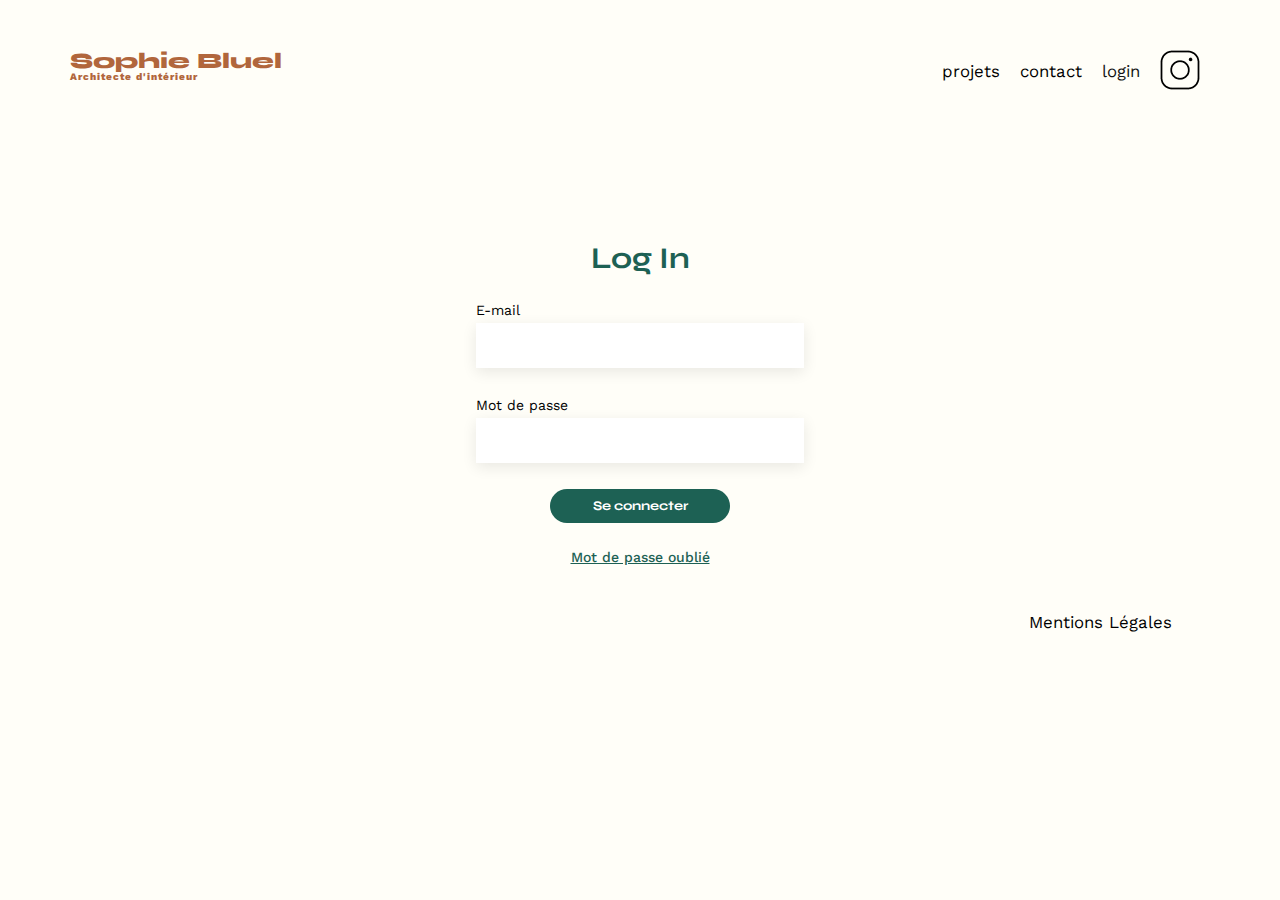
<file: FrontEnd/loginpage.html>
<!DOCTYPE html>
<html lang="fr">
  <head>
    <meta charset="UTF-8" />
    <title>Sophie Bluel - Architecte d'intérieur - Log In</title>
    <meta name="viewport" content="width=device-width, initial-scale=1.0" />
    <link rel="preconnect" href="https://fonts.googleapis.com" />
    <link rel="preconnect" href="https://fonts.gstatic.com" crossorigin />
    <link
      href="https://fonts.googleapis.com/css2?family=Syne:wght@700;800&family=Work+Sans&display=swap"
      rel="stylesheet"
    />
    <meta name="description" content="" />
    <link rel="stylesheet" href="./assets/style.css" />
    <script src="login.js"></script>
  </head>
  <body>
    <header>
      <h1>Sophie Bluel <span>Architecte d'intérieur</span></h1>
      <nav>
        <ul>
          <li>projets</li>
          <li>contact</li>
          <li><a href="loginpage.html">login</a></li>
          <li><img src="./assets/icons/instagram.png" alt="Instagram" /></li>
        </ul>
      </nav>
    </header>
    <main>
      <section id="login">
        <h2>Log In</h2>
        <form action="#" method="post">
          <div class="input-group">
            <label for="email">E-mail</label>
            <input type="email" name="email" id="email" required />
          </div>

          <div class="input-group">
            <label for="password">Mot de passe</label>
            <input type="password" name="password" id="password" required />
          </div>

          <input type="submit" value="Se connecter" id="loginButton" />

          <a href="#" id="forgot-password">Mot de passe oublié</a>

          <div id="error-message"></div>
        </form>
      </section>
    </main>

    <footer>
      <nav>
        <ul>
          <li>Mentions Légales</li>
        </ul>
      </nav>
    </footer>
  </body>
</html>
</file>
<file: FrontEnd/assets/style.css>
/* http://meyerweb.com/eric/tools/css/reset/
   v2.0 | 20110126
   License: none (public domain)
*/

html,
body,
div,
span,
applet,
object,
iframe,
h1,
h2,
h3,
h4,
h5,
h6,
p,
blockquote,
pre,
a,
abbr,
acronym,
address,
big,
cite,
code,
del,
dfn,
em,
img,
ins,
kbd,
q,
s,
samp,
small,
strike,
strong,
sub,
sup,
tt,
var,
b,
u,
center,
dl,
dt,
dd,
ol,
ul,
li,
fieldset,
form,
label,
legend,
table,
caption,
tbody,
tfoot,
thead,
tr,
th,
td,
article,
aside,
canvas,
details,
embed,
figure,
figcaption,
footer,
header,
hgroup,
menu,
nav,
output,
ruby,
section,
summary,
time,
mark,
audio,
video {
  margin: 0;
  padding: 0;
  border: 0;
  font-size: 100%;
  font: inherit;
  vertical-align: baseline;
  background-color: #fffef8;
  text-decoration: none;
}

i {
  margin: 0;
  padding: 0;
  border: 0;
  font-size: 100%;
  font: inherit;
  vertical-align: baseline;
  text-decoration: none;
}

a {
  color: #131414;
}

/* HTML5 display-role reset for older browsers */
article,
aside,
details,
figcaption,
figure,
footer,
header,
hgroup,
menu,
nav,
section {
  display: block;
}
body {
  line-height: 1;
}
ol,
ul {
  list-style: none;
}
blockquote,
q {
  quotes: none;
}
blockquote:before,
blockquote:after,
q:before,
q:after {
  content: "";
  content: none;
}
table {
  border-collapse: collapse;
  border-spacing: 0;
}
/** end reset css**/
body {
  max-width: 1140px;
  margin: auto;
  font-family: "Work Sans";
  font-size: 14px;
}
header {
  display: flex;
  justify-content: space-between;
  margin: 50px 0;
}
section {
  margin: 50px 0;
}

h1 {
  display: flex;
  flex-direction: column;
  font-family: "Syne";
  font-size: 22px;
  font-weight: 800;
  color: #b1663c;
}

h1 > span {
  font-family: "Work Sans";
  font-size: 10px;
  letter-spacing: 0.1em;
}

h2 {
  font-family: "Syne";
  font-weight: 700;
  font-size: 30px;
  color: #1d6154;
}
nav ul {
  display: flex;
  align-items: center;
  list-style-type: none;
}
nav li {
  padding: 0 10px;
  font-size: 1.2em;
}

li:hover {
  color: #b1663c;
}

a:hover {
  color: #b1663c;
}

#introduction {
  display: flex;
  align-items: center;
}
#introduction figure {
  flex: 1;
}
#introduction img {
  display: block;
  margin: auto;
  width: 80%;
}

#introduction article {
  flex: 1;
}
#introduction h2 {
  margin-bottom: 1em;
}

#introduction p {
  margin-bottom: 0.5em;
}
#portfolio h2 {
  text-align: center;
  margin-bottom: 1em;
}
.gallery {
  width: 100%;
  display: grid;
  grid-template-columns: 1fr 1fr 1fr;
  grid-column-gap: 20px;
  grid-row-gap: 20px;
}

.gallery img {
  width: 100%;
}
#contact {
  width: 50%;
  margin: auto;
}
#contact > * {
  text-align: center;
}
#contact h2 {
  margin-bottom: 20px;
}
#contact form {
  text-align: left;
  margin-top: 30px;
  display: flex;
  flex-direction: column;
}

#contact input {
  height: 50px;
  font-size: 1.2em;
  border: none;
  box-shadow: 0px 4px 14px rgba(0, 0, 0, 0.09);
  padding: 0 10px;
}
#contact label {
  margin: 2em 0 1em 0;
}
#contact textarea {
  border: none;
  box-shadow: 0px 4px 14px rgba(0, 0, 0, 0.09);
  padding: 10px;
}

input[type="submit"] {
  font-family: "Syne";
  font-weight: 700;
  color: white;
  background-color: #1d6154;
  margin: 2em auto;
  width: 180px;
  text-align: center;
  border-radius: 60px;
  padding: 9px;
  border: none;
  outline: none;
}

input[type="submit"]:hover {
  cursor: pointer;
}

footer nav ul {
  display: flex;
  justify-content: flex-end;
  margin: 2em;
}

#filtres {
  display: flex;
  justify-content: center;
  margin-bottom: 50px;
  gap: 10px;
}

#filtres button {
  margin: 0;
  padding: 10px;
  border: 1px solid #1d6154;
  border-radius: 60px;
  color: #1d6154;
  font-family: "Syne";
  font-weight: 700;
  font-size: 16px;
  text-align: center;
  background-color: transparent;
  cursor: pointer;
  text-align: left;
}

#filtres button:hover {
  background-color: #1d6154;
  color: #fffef8;
}

#filtres button:last-child {
  order: -1;
}

#login {
  text-align: center;
  margin-top: 150px;
}

form {
  display: flex;
  flex-direction: column;
  align-items: center;
}

.input-group {
  display: flex;
  flex-direction: column;
  margin-top: 30px;
}

label {
  display: flex;
  justify-content: flex-start;
  margin-bottom: 6px;
}

#email,
#password {
  height: 50px;
  font-size: 1.8em;
  border: none;
  box-shadow: 0px 4px 14px rgba(0, 0, 0, 0.09);
  width: 24vw;
  height: 5vh;
  padding: 0 10px;
  text-align: center;
}
#forgot-password {
  font-family: "Work Sans";
  font-weight: 500;
  color: #1d6154;
  text-decoration: underline;
}

#forgot-password:hover {
  color: #b1663c;
}

.relative {
  position: relative;
}

.absolute {
  font-size: 14px;
  font-family: "Work Sans";
  font-weight: 400;
  bottom: 0;
  margin-left: 30px;
  color: #131414;
  position: absolute;
  display: none;
  left: 100%;
}

.absolute img {
  margin-right: 10px;
  margin-left: 20px;
}

.modal {
  display: none;
  position: fixed;
  top: 0;
  left: 0;
  width: 100%;
  height: 100%;
  background-color: rgba(0, 0, 0, 0.5);
}

/* Styles pour la fenêtre modale */
.modal-content {
  width: 630px;
  height: 688px;
  background-color: #fff;
  border-radius: 10px;
  margin: 10% auto;
  padding: 20px;
  position: relative;
  font-family: "Work Sans", sans-serif;
  text-align: center;
}

.gallery-title {
  margin-top: 40px;
  margin-bottom: 46px;
  background-color: #ffffff;
}

/* Styles spécifiques au texte dans .modal-text */
.modal-text {
  font-weight: 400;
  font-size: 26px;
  line-height: 30.5px;
}
/* Styles pour le bouton de fermeture */
.close {
  position: absolute;
  top: 26px;
  right: 30px;
  font-size: 24px;
  font-weight: bold;
  cursor: pointer;
}

.admin-panel {
  margin: 10px;
  font-size: 27px;
  max-height: 427px;
  min-height: 427px;
  overflow: auto;
  margin-left: 85px;
  margin-right: 85px;
  text-align: left;
}

.horizontal-line {
  margin-left: 85px;
  margin-right: 85px;
}

#addPhotoBtn {
  height: 36px;
  width: 237px;
  top: 1267px;
  left: 600px;
  border-radius: 60px;
  border: none;
  outline: none;
  box-shadow: 0px 4px 14px rgba(0, 0, 0, 0.09);
  padding: 0 50px 0 50px;
  font-family: "Syne";
  font-size: 14px;
  font-weight: 700;
  line-height: 17px;
  letter-spacing: 0em;
  text-align: center;
  color: white;
  background-color: #1d6154;
  margin: 10px 0;
  white-space: nowrap;
  margin-top: 38px;
}

/* Styles pour les miniatures dans la modale */
.thumbnail-modal {
  display: inline-block;
  margin: 5px;
}

.thumbnail-modal img {
  width: 80px;
  height: 105px;
}
.portfolio-title {
  display: flex;
  justify-content: center;
}

.thumbnail-modal {
  display: inline-block;
  margin: 5px;
  position: relative;
  z-index: 0;
}

.thumbnail-modal img {
  width: 80px;
  height: 105px;
}

.delete-button {
  position: absolute;
  top: 5px;
  right: 5px;
  background-color: black;
  color: white;
  border: none;
  cursor: pointer;
  font-size: 10px;
  height: 17px;
  width: 17px;
  padding: 0;
}

/*modale 2*/

.modal-content2 {
  width: 630px;
  height: 688px;
  background-color: #fff;
  border-radius: 10px;
  margin: 10% auto;
  padding: 20px;
  position: relative;
  font-family: "Work Sans", sans-serif;
  text-align: center;
  display: none;
}

.Ajout-panel {
  margin: 10px;
  font-size: 27px;
  max-height: 427px;
  min-height: 427px;
  overflow: auto;
  margin-left: 85px;
  margin-right: 85px;
  text-align: left;
}

#EnvoyerPhoto {
  height: 36px;
  width: 237px;
  top: 1267px;
  left: 600px;
  border-radius: 60px;
  border: none;
  outline: none;
  box-shadow: 0px 4px 14px rgba(0, 0, 0, 0.09);
  padding: 0 50px 0 50px;
  font-family: "Syne";
  font-size: 14px;
  font-weight: 700;
  line-height: 17px;
  letter-spacing: 0em;
  text-align: center;
  color: white;
  background-color: #a7a7a7;
  margin: 10px 0;
  white-space: nowrap;
  margin-top: 38px;
}

#previousBtn {
  position: absolute;
  top: 26px;
  left: 30px;
  font-size: 24px;
  max-height: 21px;
  min-height: 21px;
  font-weight: bold;
  cursor: pointer;
  color: #000;
  background-color: transparent;
  border: none;
  outline: none;
}

/* dropbox */

#dropBox {
  display: flex;
  flex-direction: column;
  align-items: center;
  justify-content: center;
  height: 169px;
  background-color: #e8f1f6;
  border-radius: 3px;
}

.SmallTextDropbox {
  background-color: #e8f1f6;
}

.fa-regular.fa-image {
  color: #b9c5cc;
  font-size: 78px;
}

.centered-content {
  display: flex;
  flex-direction: column;
  align-items: center;
}

#uploadLabel {
  border-radius: 60px;
  border: none;
  outline: none;
  padding: 0 50px;
  font-family: "Syne";
  font-size: 14px;
  color: #306685;
  background-color: #cbd6dc;
  margin-bottom: 10px;
  margin-top: 8px;
  line-height: 36px;
}

.SmallTextDropbox {
  font-size: 10px;
}

.DivTitreInput,
.DivCategorieInput {
  font-family: "Work Sans", sans-serif;
  font-weight: 500;
  font-size: 14px;
  line-height: 16.42px;
}

.DivTitreInput {
  margin-top: 30px;
}

.DivCategorieInput {
  margin-top: 21px;
}

#infoCategorie,
#infoTitre {
  width: 99.5%;
  height: 51px;
  font-family: "Work Sans", sans-serif;
  font-weight: 500;
  font-size: 14px;
  padding: 0px;
  border: 0px;
  border-radius: 5px;
  outline: none;
  box-shadow: 0px 4px 8px rgba(0, 0, 0, 0.1);
  text-indent: 16px;
}
</file>
